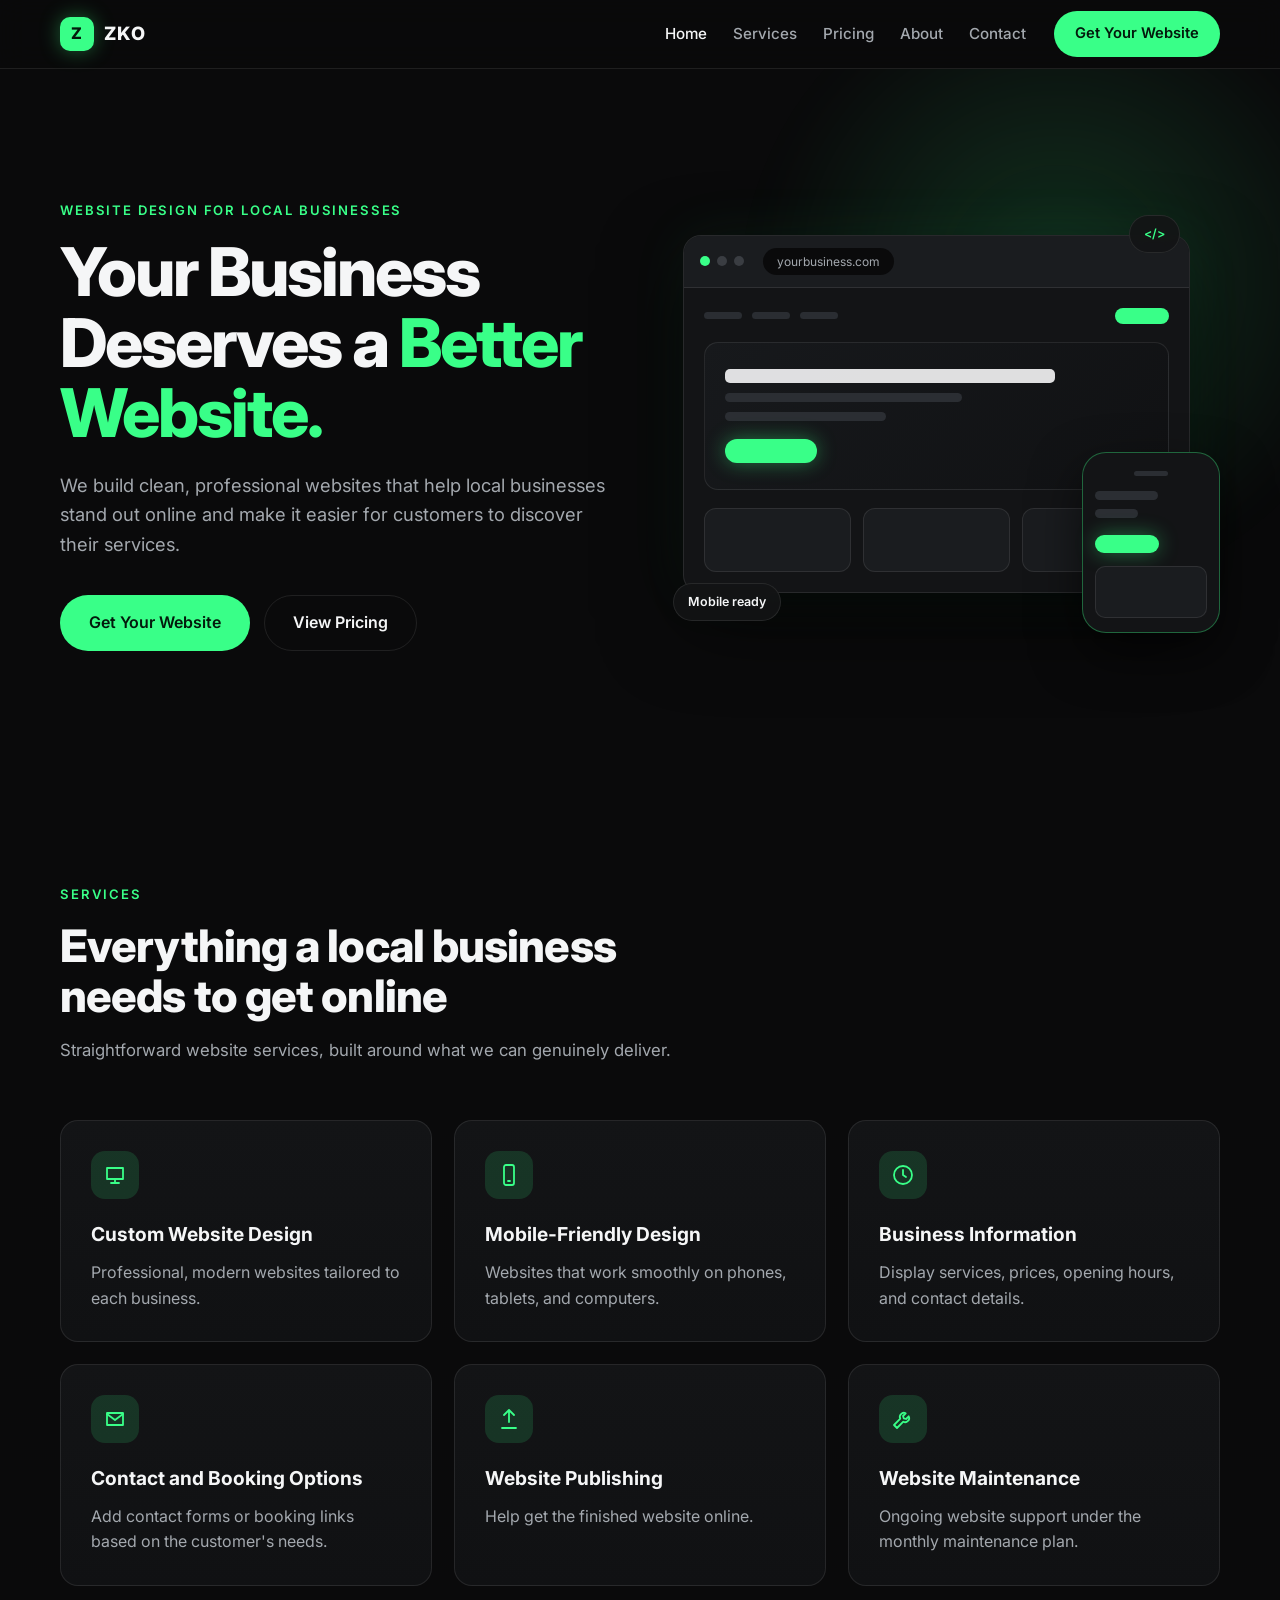
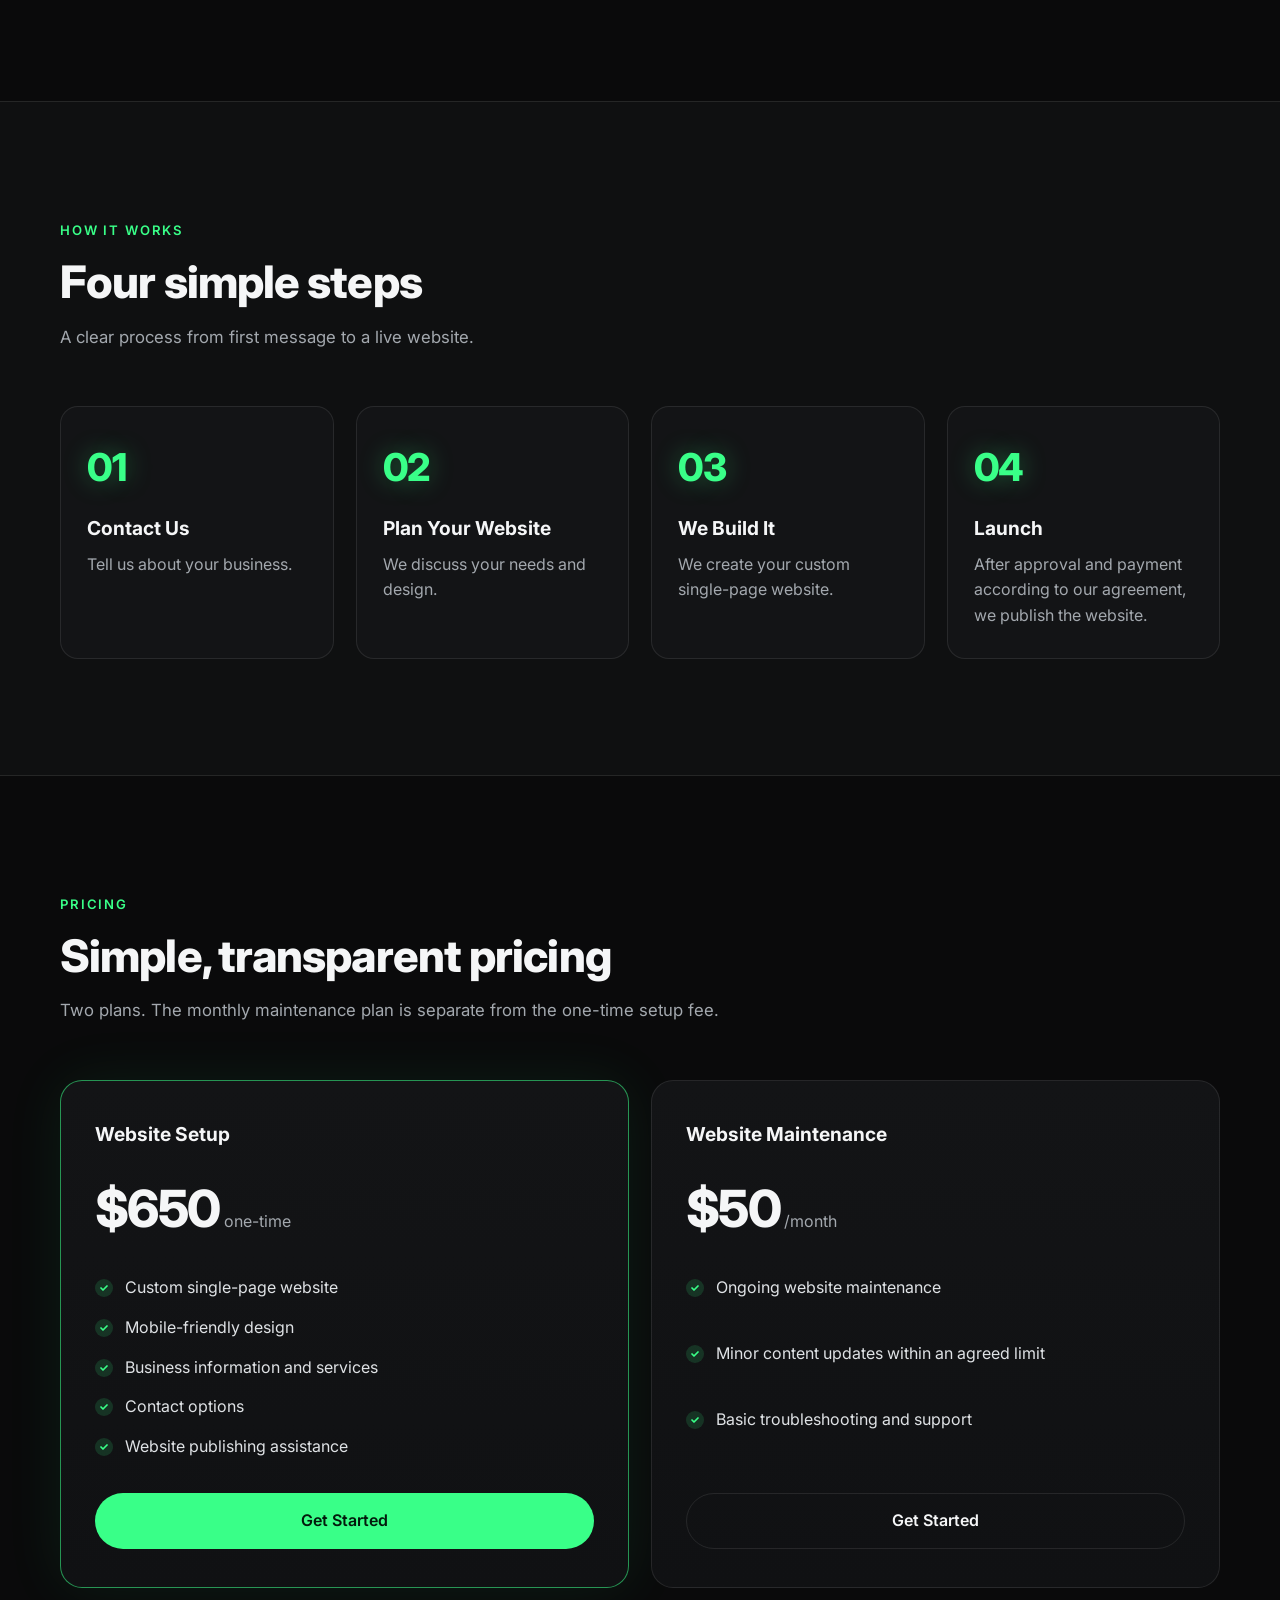
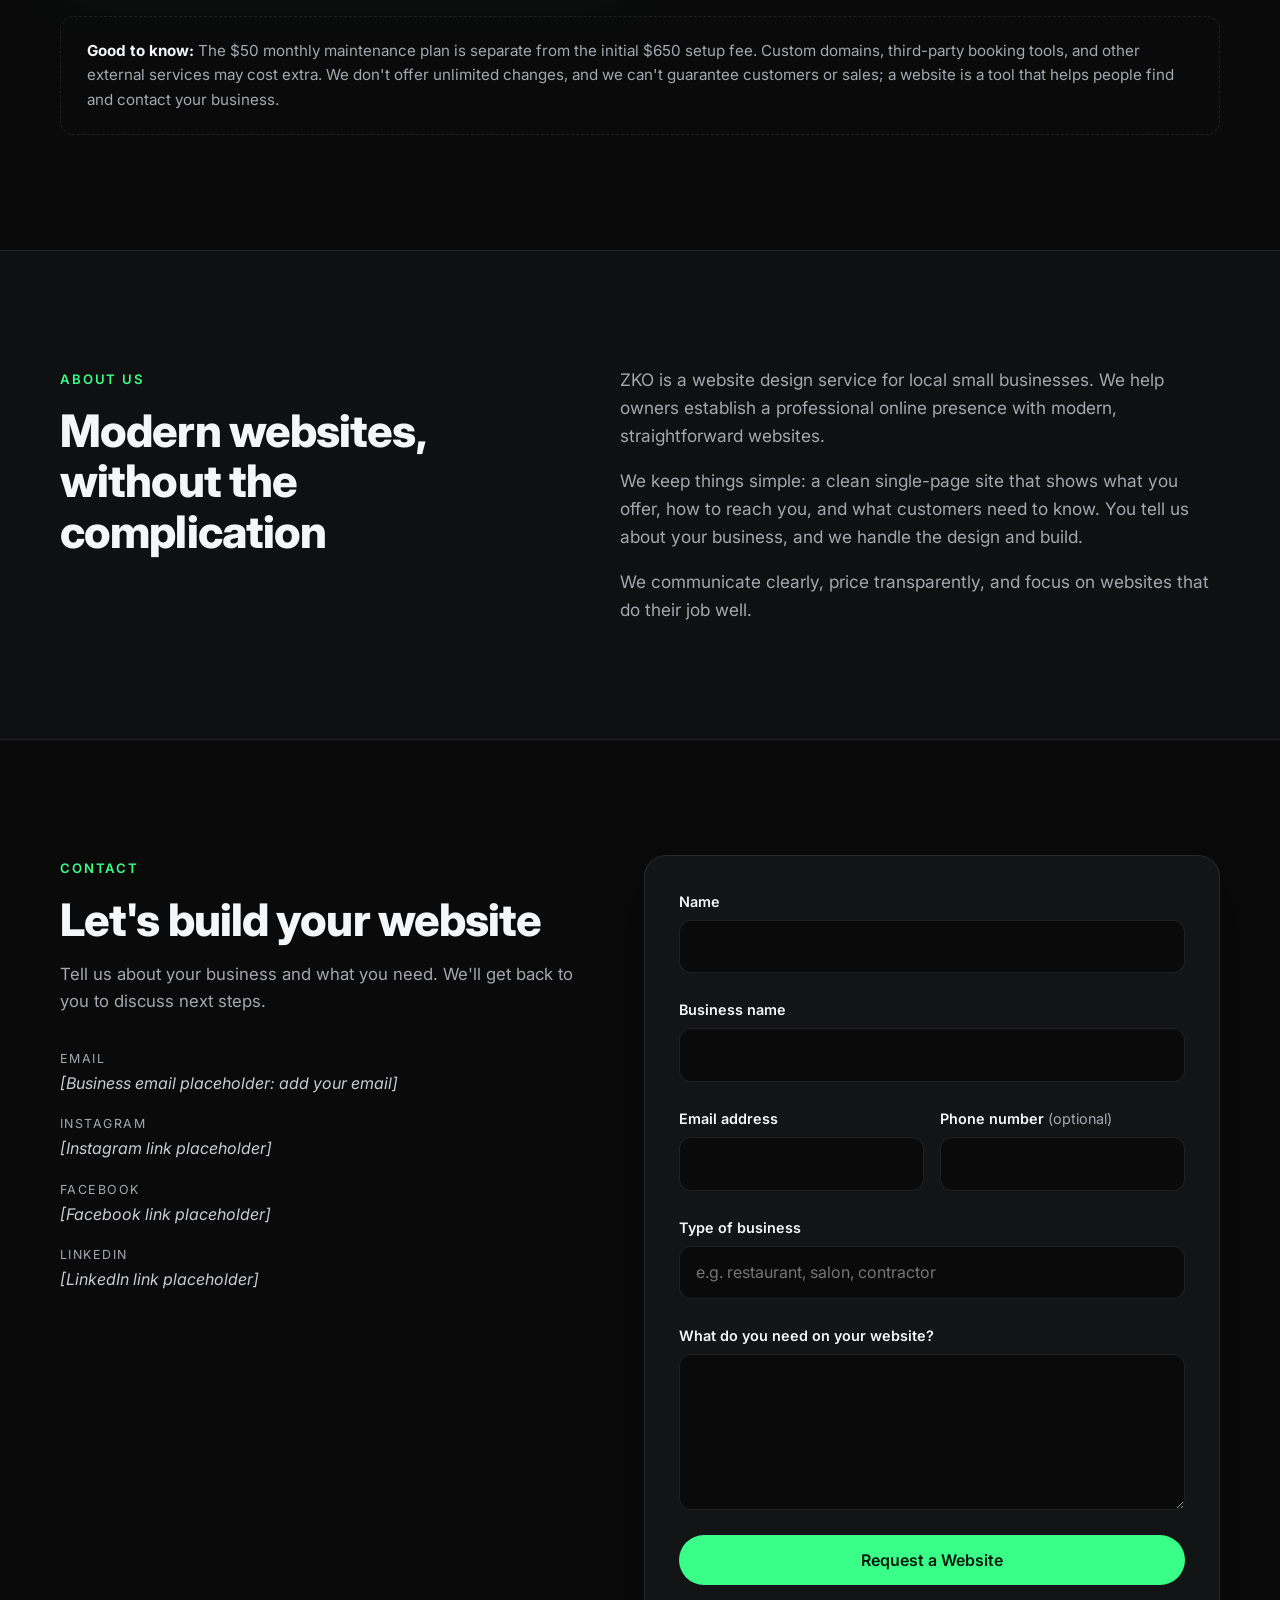
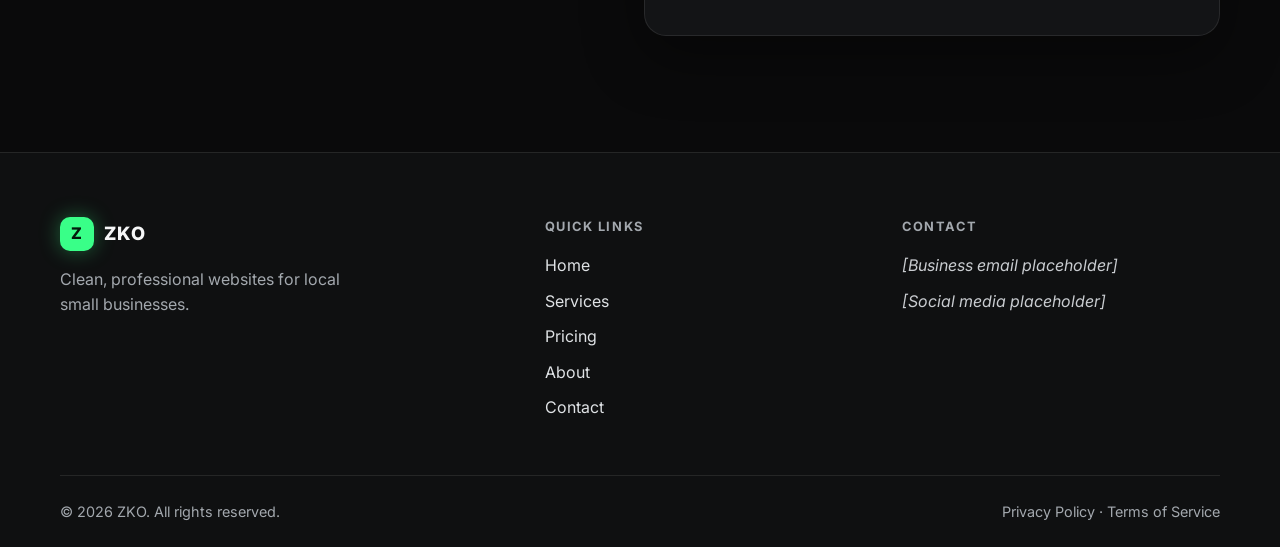
<file: index.html>
<!DOCTYPE html>
<html lang="en">
<head>
  <meta charset="UTF-8" />
  <meta name="viewport" content="width=device-width, initial-scale=1" />
  <title>ZKO | Website Design for Local Businesses</title>
  <meta name="description" content="ZKO builds clean, professional single-page websites for local small businesses. Simple pricing: $650 setup and $50/month maintenance." />
  <meta name="theme-color" content="#0a0a0b" />
  <link rel="icon" href="favicon.svg" type="image/svg+xml" />
  <link rel="preconnect" href="https://fonts.googleapis.com" />
  <link rel="preconnect" href="https://fonts.gstatic.com" crossorigin />
  <link href="https://fonts.googleapis.com/css2?family=Inter:wght@400;500;600;700;800&display=swap" rel="stylesheet" />
  <link rel="stylesheet" href="styles.css" />
</head>
<body>
  <a class="skip-link" href="#main">Skip to content</a>

  <header class="nav" id="top">
    <div class="container nav__inner">
      <a href="#home" class="logo" aria-label="ZKO home">
        <span class="logo__mark" aria-hidden="true">Z</span><span class="logo__text">ZKO</span>
      </a>
      <button class="nav__toggle" id="navToggle" aria-label="Open menu" aria-expanded="false" aria-controls="navMenu">
        <span></span><span></span>
      </button>
      <nav class="nav__menu" id="navMenu" aria-label="Main">
        <ul>
          <li><a href="#home">Home</a></li>
          <li><a href="#services">Services</a></li>
          <li><a href="#pricing">Pricing</a></li>
          <li><a href="#about">About</a></li>
          <li><a href="#contact">Contact</a></li>
        </ul>
        <a href="#contact" class="btn btn--primary btn--sm">Get Your Website</a>
      </nav>
    </div>
  </header>

  <main id="main">
    <!-- HERO -->
    <section class="hero" id="home">
      <div class="hero__glow" aria-hidden="true"></div>
      <div class="container hero__inner">
        <div class="hero__copy reveal">
          <p class="eyebrow">Website design for local businesses</p>
          <h1>Your Business Deserves a <span class="accent">Better Website.</span></h1>
          <p class="lead">We build clean, professional websites that help local businesses stand out online and make it easier for customers to discover their services.</p>
          <div class="hero__actions">
            <a href="#contact" class="btn btn--primary">Get Your Website</a>
            <a href="#pricing" class="btn btn--ghost">View Pricing</a>
          </div>
        </div>

        <div class="hero__visual reveal" aria-hidden="true">
          <div class="browser">
            <div class="browser__bar">
              <span class="dot"></span><span class="dot"></span><span class="dot"></span>
              <span class="browser__url">yourbusiness.com</span>
            </div>
            <div class="browser__body">
              <div class="mock mock__nav"><span></span><span></span><span></span><i></i></div>
              <div class="mock mock__hero">
                <div class="mock__line mock__line--lg"></div>
                <div class="mock__line mock__line--md"></div>
                <div class="mock__line mock__line--sm"></div>
                <div class="mock__btn"></div>
              </div>
              <div class="mock mock__cards"><div></div><div></div><div></div></div>
            </div>
          </div>
          <div class="phone">
            <div class="phone__notch"></div>
            <div class="mock__line mock__line--md"></div>
            <div class="mock__line mock__line--sm"></div>
            <div class="mock__btn mock__btn--sm"></div>
            <div class="phone__card"></div>
          </div>
          <div class="chip chip--a">&lt;/&gt;</div>
          <div class="chip chip--b">Mobile ready</div>
        </div>
      </div>
    </section>

    <!-- SERVICES -->
    <section class="section" id="services">
      <div class="container">
        <header class="section__head reveal">
          <p class="eyebrow">Services</p>
          <h2>Everything a local business needs to get online</h2>
          <p class="section__sub">Straightforward website services, built around what we can genuinely deliver.</p>
        </header>
        <div class="grid grid--3">
          <article class="card reveal">
            <div class="card__icon" aria-hidden="true"><svg viewBox="0 0 24 24"><path d="M4 5h16v11H4zM8 20h8M12 16v4"/></svg></div>
            <h3>Custom Website Design</h3>
            <p>Professional, modern websites tailored to each business.</p>
          </article>
          <article class="card reveal">
            <div class="card__icon" aria-hidden="true"><svg viewBox="0 0 24 24"><rect x="7" y="2" width="10" height="20" rx="2"/><path d="M11 18h2"/></svg></div>
            <h3>Mobile-Friendly Design</h3>
            <p>Websites that work smoothly on phones, tablets, and computers.</p>
          </article>
          <article class="card reveal">
            <div class="card__icon" aria-hidden="true"><svg viewBox="0 0 24 24"><circle cx="12" cy="12" r="9"/><path d="M12 7v5l3 2"/></svg></div>
            <h3>Business Information</h3>
            <p>Display services, prices, opening hours, and contact details.</p>
          </article>
          <article class="card reveal">
            <div class="card__icon" aria-hidden="true"><svg viewBox="0 0 24 24"><path d="M4 6h16v12H4z"/><path d="m4 7 8 6 8-6"/></svg></div>
            <h3>Contact and Booking Options</h3>
            <p>Add contact forms or booking links based on the customer's needs.</p>
          </article>
          <article class="card reveal">
            <div class="card__icon" aria-hidden="true"><svg viewBox="0 0 24 24"><path d="M12 3v12M7 8l5-5 5 5M5 21h14"/></svg></div>
            <h3>Website Publishing</h3>
            <p>Help get the finished website online.</p>
          </article>
          <article class="card reveal">
            <div class="card__icon" aria-hidden="true"><svg viewBox="0 0 24 24"><path d="M14.7 6.3a4 4 0 0 0-5.4 5.4L3 18l3 3 6.3-6.3a4 4 0 0 0 5.4-5.4l-2.7 2.7-2.3-.7-.7-2.3z"/></svg></div>
            <h3>Website Maintenance</h3>
            <p>Ongoing website support under the monthly maintenance plan.</p>
          </article>
        </div>
      </div>
    </section>

    <!-- HOW IT WORKS -->
    <section class="section section--alt" id="how-it-works">
      <div class="container">
        <header class="section__head reveal">
          <p class="eyebrow">How it works</p>
          <h2>Four simple steps</h2>
          <p class="section__sub">A clear process from first message to a live website.</p>
        </header>
        <ol class="steps">
          <li class="step reveal">
            <span class="step__num">01</span>
            <h3>Contact Us</h3>
            <p>Tell us about your business.</p>
          </li>
          <li class="step reveal">
            <span class="step__num">02</span>
            <h3>Plan Your Website</h3>
            <p>We discuss your needs and design.</p>
          </li>
          <li class="step reveal">
            <span class="step__num">03</span>
            <h3>We Build It</h3>
            <p>We create your custom single-page website.</p>
          </li>
          <li class="step reveal">
            <span class="step__num">04</span>
            <h3>Launch</h3>
            <p>After approval and payment according to our agreement, we publish the website.</p>
          </li>
        </ol>
      </div>
    </section>

    <!-- PRICING -->
    <section class="section" id="pricing">
      <div class="container">
        <header class="section__head reveal">
          <p class="eyebrow">Pricing</p>
          <h2>Simple, transparent pricing</h2>
          <p class="section__sub">Two plans. The monthly maintenance plan is separate from the one-time setup fee.</p>
        </header>
        <div class="grid grid--2 pricing">
          <article class="price-card price-card--featured reveal">
            <h3>Website Setup</h3>
            <p class="price"><span class="price__amt">$650</span> <span class="price__per">one-time</span></p>
            <ul class="checks">
              <li>Custom single-page website</li>
              <li>Mobile-friendly design</li>
              <li>Business information and services</li>
              <li>Contact options</li>
              <li>Website publishing assistance</li>
            </ul>
            <a href="#contact" class="btn btn--primary btn--block">Get Started</a>
          </article>
          <article class="price-card reveal">
            <h3>Website Maintenance</h3>
            <p class="price"><span class="price__amt">$50</span> <span class="price__per">/month</span></p>
            <ul class="checks">
              <li>Ongoing website maintenance</li>
              <li>Minor content updates within an agreed limit</li>
              <li>Basic troubleshooting and support</li>
            </ul>
            <a href="#contact" class="btn btn--ghost btn--block">Get Started</a>
          </article>
        </div>
        <div class="notes reveal">
          <p><strong>Good to know:</strong> The $50 monthly maintenance plan is separate from the initial $650 setup fee. Custom domains, third-party booking tools, and other external services may cost extra. We don't offer unlimited changes, and we can't guarantee customers or sales; a website is a tool that helps people find and contact your business.</p>
        </div>
      </div>
    </section>

    <!-- ABOUT -->
    <section class="section section--alt" id="about">
      <div class="container about">
        <div class="reveal">
          <p class="eyebrow">About us</p>
          <h2>Modern websites, without the complication</h2>
        </div>
        <div class="about__copy reveal">
          <p>ZKO is a website design service for local small businesses. We help owners establish a professional online presence with modern, straightforward websites.</p>
          <p>We keep things simple: a clean single-page site that shows what you offer, how to reach you, and what customers need to know. You tell us about your business, and we handle the design and build.</p>
          <p>We communicate clearly, price transparently, and focus on websites that do their job well.</p>
        </div>
      </div>
    </section>

    <!-- CONTACT -->
    <section class="section" id="contact">
      <div class="container contact">
        <div class="contact__info reveal">
          <p class="eyebrow">Contact</p>
          <h2>Let's build your website</h2>
          <p class="section__sub">Tell us about your business and what you need. We'll get back to you to discuss next steps.</p>
          <ul class="contact__list">
            <li>
              <span class="label">Email</span>
              <!-- TODO: replace with your real business email -->
              <span class="placeholder">[Business email placeholder: add your email]</span>
            </li>
            <li>
              <span class="label">Instagram</span>
              <!-- TODO: replace with your real link -->
              <span class="placeholder">[Instagram link placeholder]</span>
            </li>
            <li>
              <span class="label">Facebook</span>
              <span class="placeholder">[Facebook link placeholder]</span>
            </li>
            <li>
              <span class="label">LinkedIn</span>
              <span class="placeholder">[LinkedIn link placeholder]</span>
            </li>
          </ul>
        </div>

        <div class="contact__form reveal">
          <form id="contactForm" name="contact" method="POST" data-netlify="true" netlify-honeypot="bot-field" novalidate>
            <input type="hidden" name="form-name" value="contact" />
            <p class="hidden" aria-hidden="true">
              <label>Don't fill this out: <input name="bot-field" tabindex="-1" autocomplete="off" /></label>
            </p>

            <div class="field">
              <label for="name">Name</label>
              <input id="name" name="name" type="text" autocomplete="name" required />
              <span class="error" id="name-error" role="alert"></span>
            </div>
            <div class="field">
              <label for="business">Business name</label>
              <input id="business" name="business" type="text" autocomplete="organization" required />
              <span class="error" id="business-error" role="alert"></span>
            </div>
            <div class="field-row">
              <div class="field">
                <label for="email">Email address</label>
                <input id="email" name="email" type="email" autocomplete="email" required />
                <span class="error" id="email-error" role="alert"></span>
              </div>
              <div class="field">
                <label for="phone">Phone number <span class="opt">(optional)</span></label>
                <input id="phone" name="phone" type="tel" autocomplete="tel" />
                <span class="error" id="phone-error" role="alert"></span>
              </div>
            </div>
            <div class="field">
              <label for="type">Type of business</label>
              <input id="type" name="business_type" type="text" placeholder="e.g. restaurant, salon, contractor" required />
              <span class="error" id="type-error" role="alert"></span>
            </div>
            <div class="field">
              <label for="needs">What do you need on your website?</label>
              <textarea id="needs" name="needs" rows="5" required></textarea>
              <span class="error" id="needs-error" role="alert"></span>
            </div>

            <button type="submit" class="btn btn--primary btn--block" id="submitBtn">Request a Website</button>
            <div class="form-status" id="formStatus" role="status" aria-live="polite"></div>
          </form>
        </div>
      </div>
    </section>
  </main>

  <footer class="footer">
    <div class="container footer__inner">
      <div class="footer__brand">
        <a href="#home" class="logo" aria-label="ZKO home"><span class="logo__mark" aria-hidden="true">Z</span><span class="logo__text">ZKO</span></a>
        <p>Clean, professional websites for local small businesses.</p>
      </div>
      <nav class="footer__nav" aria-label="Footer">
        <h4>Quick links</h4>
        <ul>
          <li><a href="#home">Home</a></li>
          <li><a href="#services">Services</a></li>
          <li><a href="#pricing">Pricing</a></li>
          <li><a href="#about">About</a></li>
          <li><a href="#contact">Contact</a></li>
        </ul>
      </nav>
      <div class="footer__contact">
        <h4>Contact</h4>
        <ul>
          <li class="placeholder">[Business email placeholder]</li>
          <li class="placeholder">[Social media placeholder]</li>
        </ul>
      </div>
    </div>
    <div class="container footer__bottom">
      <p>&copy; <span id="year">2026</span> ZKO. All rights reserved.</p>
      <p><a href="privacy.html">Privacy Policy</a> &middot; <a href="terms.html">Terms of Service</a></p>
    </div>
  </footer>

  <script src="script.js"></script>
</body>
</html>
</file>
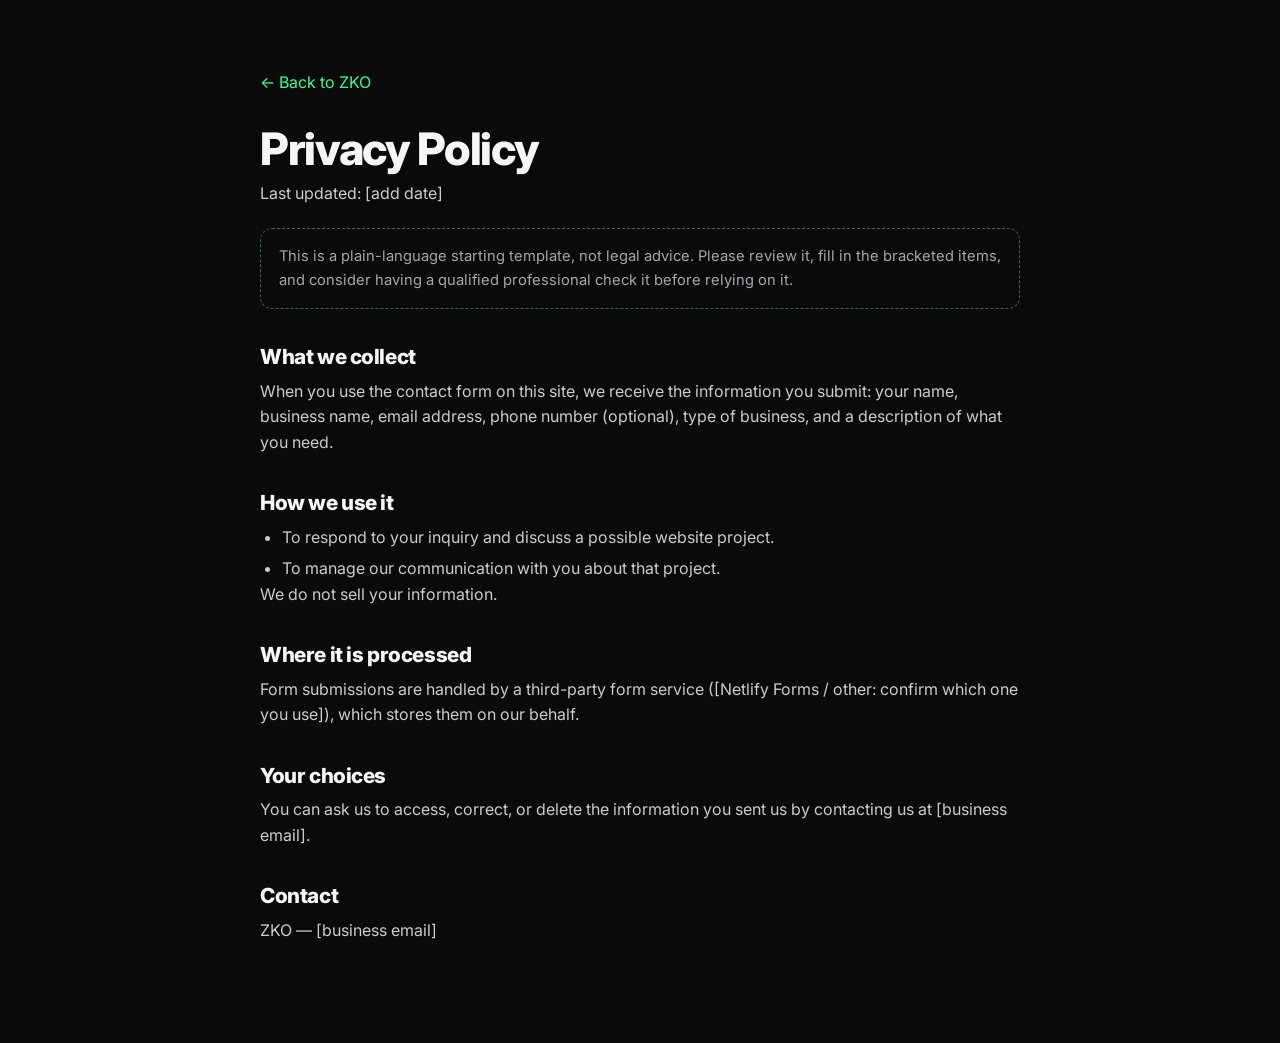
<file: privacy.html>
<!DOCTYPE html>
<html lang="en">
<head>
  <meta charset="UTF-8" />
  <meta name="viewport" content="width=device-width, initial-scale=1" />
  <title>Privacy Policy | ZKO</title>
  <meta name="robots" content="noindex" />
  <link rel="icon" href="favicon.svg" type="image/svg+xml" />
  <link href="https://fonts.googleapis.com/css2?family=Inter:wght@400;600;800&display=swap" rel="stylesheet" />
  <link rel="stylesheet" href="styles.css" />
</head>
<body>
  <main class="legal">
    <div class="container">
      <a class="back" href="index.html">&larr; Back to ZKO</a>
      <h1>Privacy Policy</h1>
      <p>Last updated: [add date]</p>

      <p class="draft-note">This is a plain-language starting template, not legal advice. Please review it, fill in the bracketed items, and consider having a qualified professional check it before relying on it.</p>

      <h2>What we collect</h2>
      <p>When you use the contact form on this site, we receive the information you submit: your name, business name, email address, phone number (optional), type of business, and a description of what you need.</p>

      <h2>How we use it</h2>
      <ul>
        <li>To respond to your inquiry and discuss a possible website project.</li>
        <li>To manage our communication with you about that project.</li>
      </ul>
      <p>We do not sell your information.</p>

      <h2>Where it is processed</h2>
      <p>Form submissions are handled by a third-party form service ([Netlify Forms / other: confirm which one you use]), which stores them on our behalf.</p>

      <h2>Your choices</h2>
      <p>You can ask us to access, correct, or delete the information you sent us by contacting us at [business email].</p>

      <h2>Contact</h2>
      <p>ZKO &mdash; [business email]</p>
    </div>
  </main>
</body>
</html>
</file>
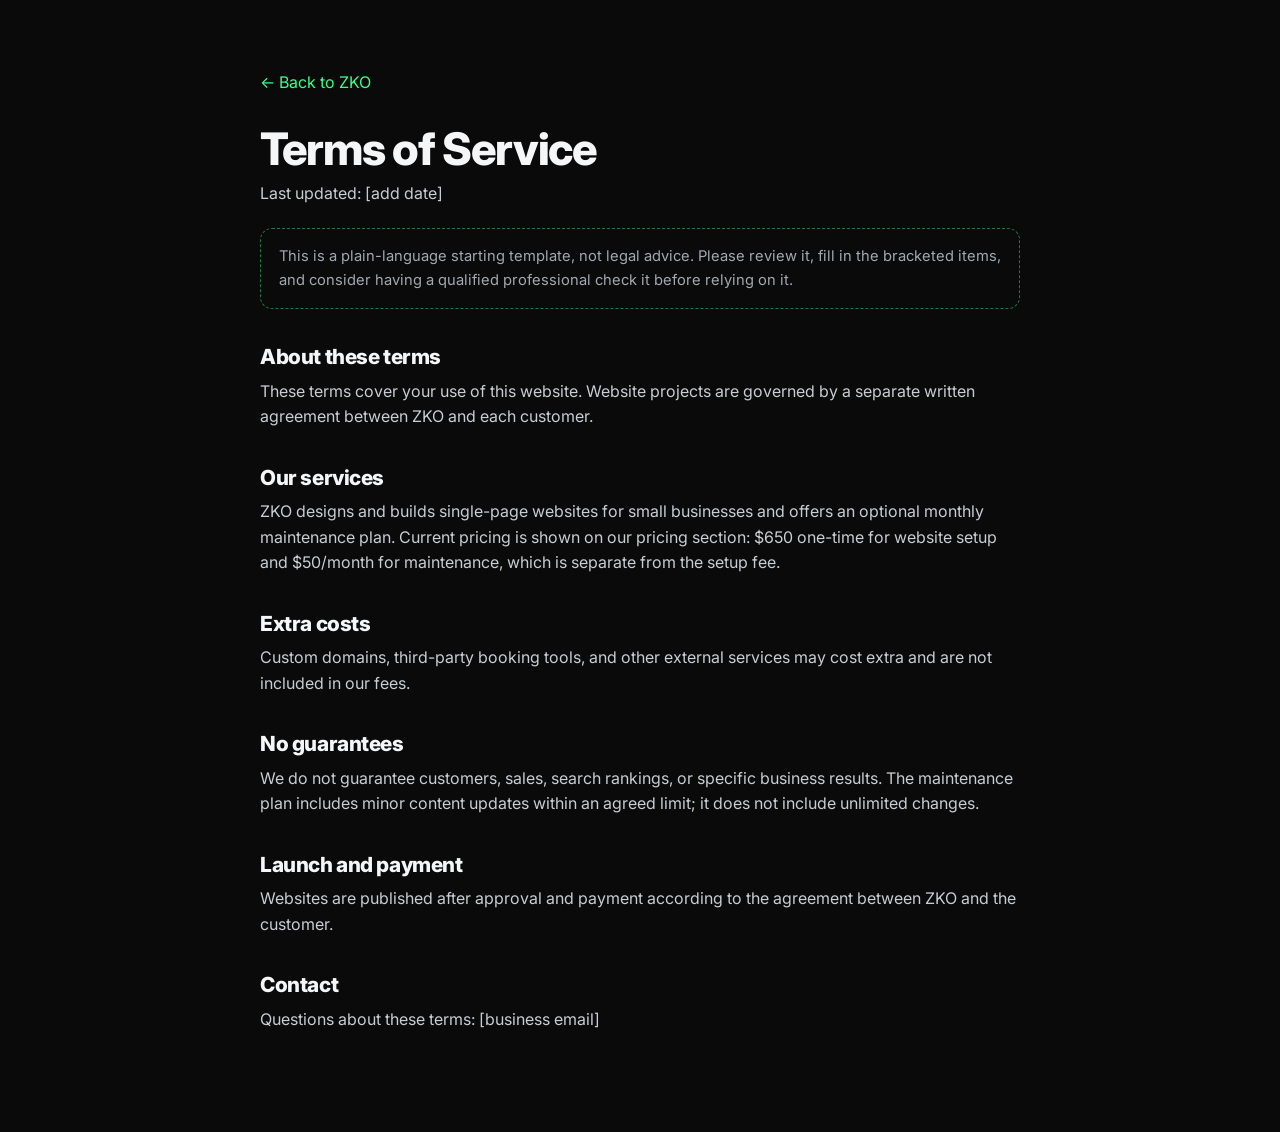
<file: terms.html>
<!DOCTYPE html>
<html lang="en">
<head>
  <meta charset="UTF-8" />
  <meta name="viewport" content="width=device-width, initial-scale=1" />
  <title>Terms of Service | ZKO</title>
  <meta name="robots" content="noindex" />
  <link rel="icon" href="favicon.svg" type="image/svg+xml" />
  <link href="https://fonts.googleapis.com/css2?family=Inter:wght@400;600;800&display=swap" rel="stylesheet" />
  <link rel="stylesheet" href="styles.css" />
</head>
<body>
  <main class="legal">
    <div class="container">
      <a class="back" href="index.html">&larr; Back to ZKO</a>
      <h1>Terms of Service</h1>
      <p>Last updated: [add date]</p>

      <p class="draft-note">This is a plain-language starting template, not legal advice. Please review it, fill in the bracketed items, and consider having a qualified professional check it before relying on it.</p>

      <h2>About these terms</h2>
      <p>These terms cover your use of this website. Website projects are governed by a separate written agreement between ZKO and each customer.</p>

      <h2>Our services</h2>
      <p>ZKO designs and builds single-page websites for small businesses and offers an optional monthly maintenance plan. Current pricing is shown on our pricing section: $650 one-time for website setup and $50/month for maintenance, which is separate from the setup fee.</p>

      <h2>Extra costs</h2>
      <p>Custom domains, third-party booking tools, and other external services may cost extra and are not included in our fees.</p>

      <h2>No guarantees</h2>
      <p>We do not guarantee customers, sales, search rankings, or specific business results. The maintenance plan includes minor content updates within an agreed limit; it does not include unlimited changes.</p>

      <h2>Launch and payment</h2>
      <p>Websites are published after approval and payment according to the agreement between ZKO and the customer.</p>

      <h2>Contact</h2>
      <p>Questions about these terms: [business email]</p>
    </div>
  </main>
</body>
</html>
</file>
<file: styles.css>
:root {
  --bg: #0a0a0b;
  --bg-alt: #0f1011;
  --surface: #131416;
  --surface-2: #1a1c1f;
  --border: rgba(255, 255, 255, 0.09);
  --text: #f5f6f7;
  --muted: #a3a8ae;
  --accent: #39ff88;
  --accent-dim: rgba(57, 255, 136, 0.14);
  --radius: 18px;
  --maxw: 1160px;
  --ease: cubic-bezier(0.22, 0.61, 0.36, 1);
}

*, *::before, *::after { box-sizing: border-box; }
html { scroll-behavior: smooth; scroll-padding-top: 80px; }
body {
  margin: 0;
  background: var(--bg);
  color: var(--text);
  font-family: "Inter", system-ui, -apple-system, "Segoe UI", Roboto, sans-serif;
  line-height: 1.6;
  -webkit-font-smoothing: antialiased;
}
img, svg { max-width: 100%; display: block; }
a { color: inherit; text-decoration: none; }
ul, ol { list-style: none; margin: 0; padding: 0; }
h1, h2, h3, h4, p { margin: 0; }
.hidden { position: absolute; left: -9999px; }
.container { width: min(100% - 40px, var(--maxw)); margin-inline: auto; }

.skip-link {
  position: absolute; left: 16px; top: -60px; z-index: 100;
  background: var(--accent); color: #031a0c; padding: 10px 16px; border-radius: 10px; font-weight: 600;
  transition: top 0.2s;
}
.skip-link:focus { top: 12px; }

:focus-visible { outline: 2px solid var(--accent); outline-offset: 3px; border-radius: 6px; }

/* Nav */
.nav {
  position: sticky; top: 0; z-index: 50;
  background: rgba(10, 10, 11, 0.72);
  backdrop-filter: blur(14px);
  -webkit-backdrop-filter: blur(14px);
  border-bottom: 1px solid var(--border);
}
.nav__inner { display: flex; align-items: center; justify-content: space-between; height: 68px; }
.logo { display: inline-flex; align-items: center; gap: 10px; font-weight: 800; letter-spacing: 0.08em; }
.logo__mark {
  width: 34px; height: 34px; display: grid; place-items: center;
  border-radius: 10px; background: var(--accent); color: #031a0c; font-weight: 800;
  box-shadow: 0 0 20px rgba(57, 255, 136, 0.35);
}
.logo__text { font-size: 1.15rem; }
.nav__menu { display: flex; align-items: center; gap: 28px; }
.nav__menu ul { display: flex; gap: 26px; }
.nav__menu ul a { color: var(--muted); font-size: 0.95rem; font-weight: 500; transition: color 0.2s; }
.nav__menu ul a:hover, .nav__menu ul a.active { color: var(--text); }
.nav__toggle { display: none; background: none; border: 0; width: 44px; height: 44px; cursor: pointer; position: relative; }
.nav__toggle span { position: absolute; left: 11px; right: 11px; height: 2px; background: var(--text); transition: transform 0.25s var(--ease), top 0.25s var(--ease); }
.nav__toggle span:first-child { top: 18px; }
.nav__toggle span:last-child { top: 26px; }
.nav__toggle[aria-expanded="true"] span:first-child { top: 22px; transform: rotate(45deg); }
.nav__toggle[aria-expanded="true"] span:last-child { top: 22px; transform: rotate(-45deg); }

/* Buttons */
.btn {
  display: inline-flex; align-items: center; justify-content: center;
  padding: 14px 28px; border-radius: 999px; font-weight: 600; font-size: 1rem;
  border: 1px solid transparent; cursor: pointer; font-family: inherit;
  transition: transform 0.2s var(--ease), box-shadow 0.25s var(--ease), background 0.2s, border-color 0.2s;
}
.btn--sm { padding: 10px 20px; font-size: 0.92rem; }
.btn--block { width: 100%; }
.btn--primary { background: var(--accent); color: #031a0c; box-shadow: 0 0 0 rgba(57, 255, 136, 0); }
.btn--primary:hover { transform: translateY(-2px); box-shadow: 0 8px 30px rgba(57, 255, 136, 0.35); }
.btn--ghost { background: transparent; color: var(--text); border-color: var(--border); }
.btn--ghost:hover { border-color: var(--accent); background: var(--accent-dim); transform: translateY(-2px); }
.btn[disabled] { opacity: 0.6; cursor: not-allowed; transform: none; box-shadow: none; }

/* Type */
.eyebrow {
  display: inline-block; color: var(--accent); font-size: 0.82rem; font-weight: 600;
  letter-spacing: 0.14em; text-transform: uppercase; margin-bottom: 16px;
}
h1 { font-size: clamp(2.4rem, 5.5vw, 4.2rem); line-height: 1.05; font-weight: 800; letter-spacing: -0.03em; }
h2 { font-size: clamp(1.9rem, 3.6vw, 2.8rem); line-height: 1.12; font-weight: 800; letter-spacing: -0.02em; }
h3 { font-size: 1.2rem; font-weight: 700; }
.accent { color: var(--accent); }
.lead { color: var(--muted); font-size: 1.15rem; max-width: 560px; margin-top: 22px; }

/* Hero */
.hero { position: relative; padding: clamp(70px, 10vw, 130px) 0 clamp(70px, 9vw, 120px); overflow: hidden; }
.hero__glow {
  position: absolute; inset: -20% -10% auto auto; width: 700px; height: 700px; pointer-events: none;
  background: radial-gradient(circle, rgba(57, 255, 136, 0.16), transparent 62%);
  filter: blur(20px);
}
.hero__inner { position: relative; display: grid; grid-template-columns: 1.05fr 1fr; gap: 60px; align-items: center; }
.hero__actions { display: flex; flex-wrap: wrap; gap: 14px; margin-top: 36px; }

.hero__visual { position: relative; padding: 20px 30px 40px 0; }
.browser {
  background: var(--surface); border: 1px solid var(--border); border-radius: var(--radius);
  box-shadow: 0 30px 80px rgba(0, 0, 0, 0.6), 0 0 60px rgba(57, 255, 136, 0.07);
  overflow: hidden; animation: float 7s ease-in-out infinite;
}
.browser__bar { display: flex; align-items: center; gap: 7px; padding: 12px 16px; border-bottom: 1px solid var(--border); background: var(--surface-2); }
.dot { width: 10px; height: 10px; border-radius: 50%; background: #3a3d42; }
.dot:first-child { background: var(--accent); }
.browser__url { margin-left: 12px; font-size: 0.75rem; color: var(--muted); background: var(--bg); padding: 4px 14px; border-radius: 999px; }
.browser__body { padding: 20px; display: grid; gap: 18px; }
.mock__nav { display: flex; gap: 10px; align-items: center; }
.mock__nav span { width: 38px; height: 7px; border-radius: 4px; background: #2a2d32; }
.mock__nav i { margin-left: auto; width: 54px; height: 16px; border-radius: 999px; background: var(--accent); }
.mock__hero { padding: 26px 20px; border-radius: 14px; background: linear-gradient(135deg, #17191c, #101113); border: 1px solid var(--border); display: grid; gap: 10px; }
.mock__line { height: 9px; border-radius: 5px; background: #2b2e33; }
.mock__line--lg { width: 78%; height: 14px; background: #f5f6f7; opacity: 0.9; }
.mock__line--md { width: 56%; }
.mock__line--sm { width: 38%; }
.mock__btn { width: 92px; height: 24px; border-radius: 999px; background: var(--accent); margin-top: 8px; box-shadow: 0 0 20px rgba(57, 255, 136, 0.4); }
.mock__btn--sm { width: 64px; height: 18px; }
.mock__cards { display: grid; grid-template-columns: repeat(3, 1fr); gap: 12px; }
.mock__cards div { height: 64px; border-radius: 12px; background: var(--surface-2); border: 1px solid var(--border); }
.phone {
  position: absolute; right: 0; bottom: 0; width: 138px; padding: 18px 12px 14px; display: grid; gap: 9px;
  background: var(--surface); border: 1px solid rgba(57, 255, 136, 0.35); border-radius: 24px;
  box-shadow: 0 20px 50px rgba(0, 0, 0, 0.6); animation: float 6s ease-in-out infinite reverse;
}
.phone__notch { width: 34px; height: 5px; border-radius: 3px; background: #2b2e33; margin: 0 auto 6px; }
.phone__card { height: 52px; border-radius: 10px; background: var(--surface-2); border: 1px solid var(--border); margin-top: 4px; }
.chip {
  position: absolute; padding: 8px 14px; border-radius: 999px; font-size: 0.78rem; font-weight: 600;
  background: rgba(19, 20, 22, 0.9); border: 1px solid var(--border); backdrop-filter: blur(8px);
}
.chip--a { top: 0; right: 40px; color: var(--accent); animation: float 5s ease-in-out infinite; }
.chip--b { left: -10px; bottom: 12px; animation: float 6.5s ease-in-out infinite reverse; }
@keyframes float { 0%, 100% { transform: translateY(0); } 50% { transform: translateY(-10px); } }

/* Sections */
.section { padding: clamp(70px, 9vw, 120px) 0; }
.section--alt { background: var(--bg-alt); border-block: 1px solid var(--border); }
.section__head { max-width: 680px; margin-bottom: 56px; }
.section__sub { color: var(--muted); margin-top: 16px; font-size: 1.05rem; }
.grid { display: grid; gap: 22px; }
.grid--3 { grid-template-columns: repeat(3, 1fr); }
.grid--2 { grid-template-columns: repeat(2, 1fr); }

.card {
  background: linear-gradient(180deg, var(--surface), #101113);
  border: 1px solid var(--border); border-radius: var(--radius); padding: 30px;
  transition: transform 0.3s var(--ease), border-color 0.3s, box-shadow 0.3s;
}
.card:hover { transform: translateY(-6px); border-color: rgba(57, 255, 136, 0.45); box-shadow: 0 18px 50px rgba(0, 0, 0, 0.5), 0 0 40px rgba(57, 255, 136, 0.06); }
.card__icon { width: 48px; height: 48px; display: grid; place-items: center; border-radius: 14px; background: var(--accent-dim); margin-bottom: 20px; }
.card__icon svg { width: 24px; height: 24px; fill: none; stroke: var(--accent); stroke-width: 1.8; stroke-linecap: round; stroke-linejoin: round; }
.card p { color: var(--muted); margin-top: 10px; }

/* Steps */
.steps { display: grid; grid-template-columns: repeat(4, 1fr); gap: 22px; counter-reset: s; position: relative; }
.step {
  position: relative; padding: 30px 26px; border-radius: var(--radius);
  background: var(--surface); border: 1px solid var(--border); transition: transform 0.3s var(--ease), border-color 0.3s;
}
.step:hover { transform: translateY(-5px); border-color: rgba(57, 255, 136, 0.45); }
.step__num { display: block; font-size: 2.4rem; font-weight: 800; color: var(--accent); letter-spacing: -0.03em; margin-bottom: 14px; text-shadow: 0 0 24px rgba(57, 255, 136, 0.35); }
.step p { color: var(--muted); margin-top: 8px; }

/* Pricing */
.pricing { align-items: stretch; }
.price-card {
  display: flex; flex-direction: column; padding: 38px 34px; border-radius: 22px;
  background: linear-gradient(180deg, var(--surface), #101113); border: 1px solid var(--border);
  transition: transform 0.3s var(--ease), box-shadow 0.3s;
}
.price-card:hover { transform: translateY(-6px); box-shadow: 0 20px 60px rgba(0, 0, 0, 0.5); }
.price-card--featured { border-color: rgba(57, 255, 136, 0.55); box-shadow: 0 0 60px rgba(57, 255, 136, 0.08); }
.price { margin: 18px 0 26px; }
.price__amt { font-size: 3.2rem; font-weight: 800; letter-spacing: -0.03em; }
.price__per { color: var(--muted); }
.checks { display: grid; gap: 14px; margin-bottom: 34px; flex: 1; }
.checks li { position: relative; padding-left: 30px; color: #dfe2e5; }
.checks li::before {
  content: ""; position: absolute; left: 0; top: 4px; width: 18px; height: 18px; border-radius: 50%;
  background: var(--accent-dim) url("data:image/svg+xml,%3Csvg xmlns='http://www.w3.org/2000/svg' viewBox='0 0 24 24' fill='none' stroke='%2339ff88' stroke-width='3.5' stroke-linecap='round' stroke-linejoin='round'%3E%3Cpath d='m6 12 4 4 8-8'/%3E%3C/svg%3E") center/12px no-repeat;
}
.notes { margin-top: 28px; padding: 22px 26px; border-radius: 14px; border: 1px dashed var(--border); color: var(--muted); font-size: 0.95rem; }
.notes strong { color: var(--text); }

/* About */
.about { display: grid; grid-template-columns: 1fr 1.2fr; gap: 60px; align-items: start; }
.about__copy { display: grid; gap: 18px; color: var(--muted); font-size: 1.08rem; }

/* Contact */
.contact { display: grid; grid-template-columns: 1fr 1.1fr; gap: 60px; align-items: start; }
.contact__list { margin-top: 34px; display: grid; gap: 18px; }
.contact__list li { display: grid; gap: 2px; }
.label { font-size: 0.78rem; text-transform: uppercase; letter-spacing: 0.12em; color: var(--muted); }
.placeholder { color: #c9ccd0; font-style: italic; }
.contact__form {
  padding: 34px; border-radius: 22px; background: var(--surface); border: 1px solid var(--border);
  box-shadow: 0 20px 60px rgba(0, 0, 0, 0.4);
}
.field { display: grid; gap: 7px; margin-bottom: 18px; }
.field-row { display: grid; grid-template-columns: 1fr 1fr; gap: 16px; }
.field label { font-size: 0.9rem; font-weight: 600; }
.opt { color: var(--muted); font-weight: 400; }
.field input, .field textarea {
  width: 100%; padding: 13px 16px; border-radius: 12px; font: inherit; color: var(--text);
  background: var(--bg); border: 1px solid var(--border); transition: border-color 0.2s, box-shadow 0.2s;
}
.field textarea { resize: vertical; min-height: 120px; }
.field input:hover, .field textarea:hover { border-color: rgba(255, 255, 255, 0.2); }
.field input:focus, .field textarea:focus { outline: none; border-color: var(--accent); box-shadow: 0 0 0 3px var(--accent-dim); }
.field.invalid input, .field.invalid textarea { border-color: #ff6b6b; }
.error { color: #ff8a8a; font-size: 0.85rem; min-height: 0; }
.form-status { margin-top: 16px; font-size: 0.95rem; }
.form-status.success { padding: 14px 16px; border-radius: 12px; background: var(--accent-dim); color: var(--accent); border: 1px solid rgba(57, 255, 136, 0.35); }
.form-status.fail { padding: 14px 16px; border-radius: 12px; background: rgba(255, 107, 107, 0.1); color: #ff9a9a; border: 1px solid rgba(255, 107, 107, 0.35); }

/* Footer */
.footer { border-top: 1px solid var(--border); background: var(--bg-alt); padding-top: 64px; }
.footer__inner { display: grid; grid-template-columns: 1.4fr 1fr 1fr; gap: 40px; padding-bottom: 44px; }
.footer__brand p { color: var(--muted); margin-top: 16px; max-width: 320px; }
.footer h4 { font-size: 0.8rem; text-transform: uppercase; letter-spacing: 0.12em; color: var(--muted); margin-bottom: 16px; }
.footer li { margin-bottom: 10px; }
.footer__nav a { color: #dfe2e5; transition: color 0.2s; }
.footer__nav a:hover, .footer__bottom a:hover { color: var(--accent); }
.footer__bottom { display: flex; justify-content: space-between; flex-wrap: wrap; gap: 12px; padding: 24px 0; border-top: 1px solid var(--border); color: var(--muted); font-size: 0.9rem; }

/* Legal pages */
.legal { padding: 70px 0 100px; }
.legal .container { max-width: 760px; }
.legal h1 { font-size: clamp(2rem, 4vw, 2.8rem); margin-bottom: 8px; }
.legal h2 { font-size: 1.3rem; margin: 36px 0 10px; }
.legal p, .legal li { color: #c9ccd0; }
.legal ul { list-style: disc; padding-left: 22px; display: grid; gap: 6px; margin-top: 8px; }
.legal .back { display: inline-block; margin-bottom: 30px; color: var(--accent); }
.legal .draft-note { margin: 22px 0; padding: 16px 18px; border-radius: 12px; border: 1px dashed rgba(57, 255, 136, 0.45); color: var(--muted); font-size: 0.92rem; }

/* Reveal animation */
.reveal { opacity: 0; transform: translateY(24px); transition: opacity 0.7s var(--ease), transform 0.7s var(--ease); }
.reveal.visible { opacity: 1; transform: none; }
.no-js .reveal { opacity: 1; transform: none; }

/* Responsive */
@media (max-width: 980px) {
  .hero__inner, .about, .contact { grid-template-columns: 1fr; gap: 44px; }
  .grid--3 { grid-template-columns: repeat(2, 1fr); }
  .steps { grid-template-columns: repeat(2, 1fr); }
  .hero__visual { max-width: 560px; }
}
@media (max-width: 760px) {
  .nav__toggle { display: block; }
  .nav__menu {
    position: absolute; top: 68px; left: 0; right: 0; flex-direction: column; align-items: stretch; gap: 20px;
    padding: 24px 20px 28px; background: rgba(10, 10, 11, 0.97); border-bottom: 1px solid var(--border);
    opacity: 0; visibility: hidden; transform: translateY(-10px); transition: opacity 0.25s, transform 0.25s, visibility 0.25s;
  }
  .nav__menu.open { opacity: 1; visibility: visible; transform: none; }
  .nav__menu ul { flex-direction: column; gap: 4px; }
  .nav__menu ul a { display: block; padding: 12px 4px; font-size: 1.05rem; }
  .nav__menu .btn { width: 100%; }
}
@media (max-width: 640px) {
  .grid--3, .grid--2, .steps, .field-row, .footer__inner { grid-template-columns: 1fr; }
  .contact__form { padding: 24px 20px; }
  .price-card { padding: 30px 24px; }
  .hero__visual { padding-right: 10px; }
  .phone { width: 112px; }
  .hero__actions .btn { flex: 1 1 100%; }
}

@media (prefers-reduced-motion: reduce) {
  html { scroll-behavior: auto; }
  *, *::before, *::after { animation: none !important; transition-duration: 0.01ms !important; }
  .reveal { opacity: 1; transform: none; }
}
</file>
